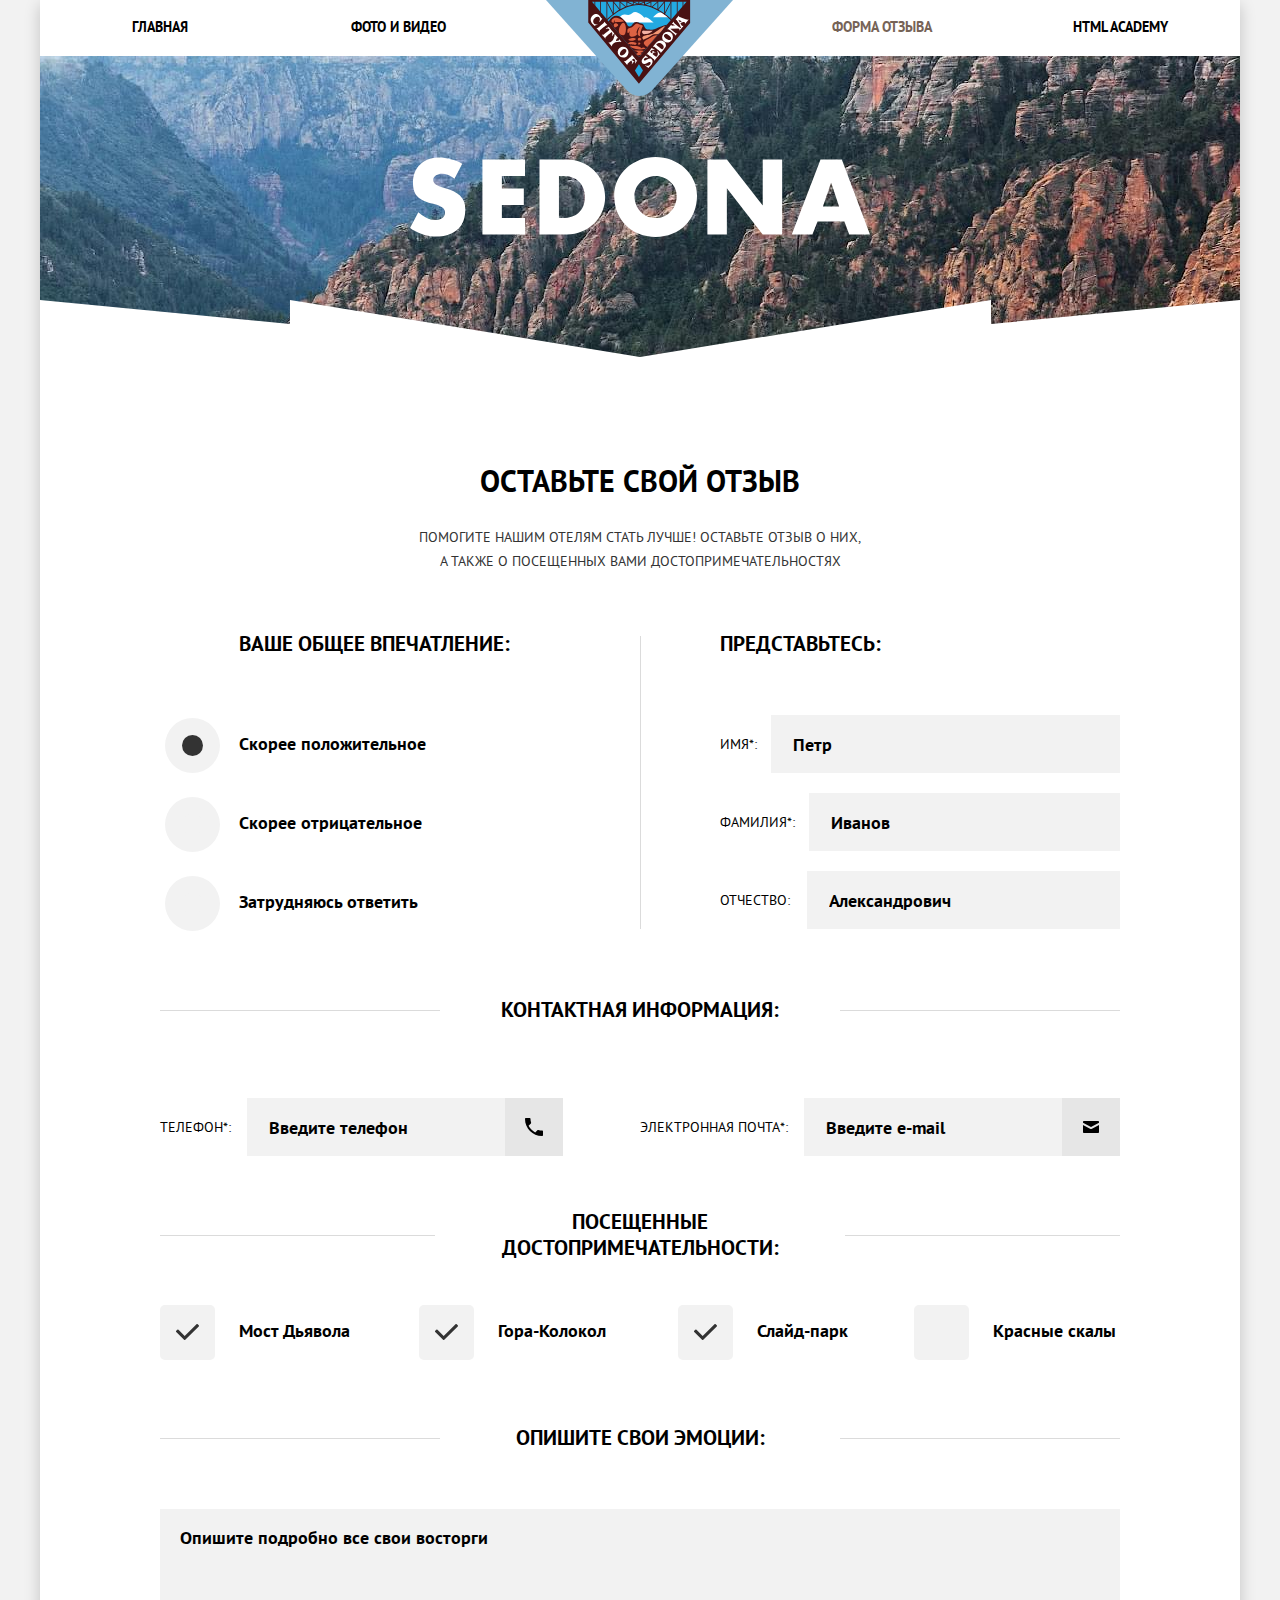
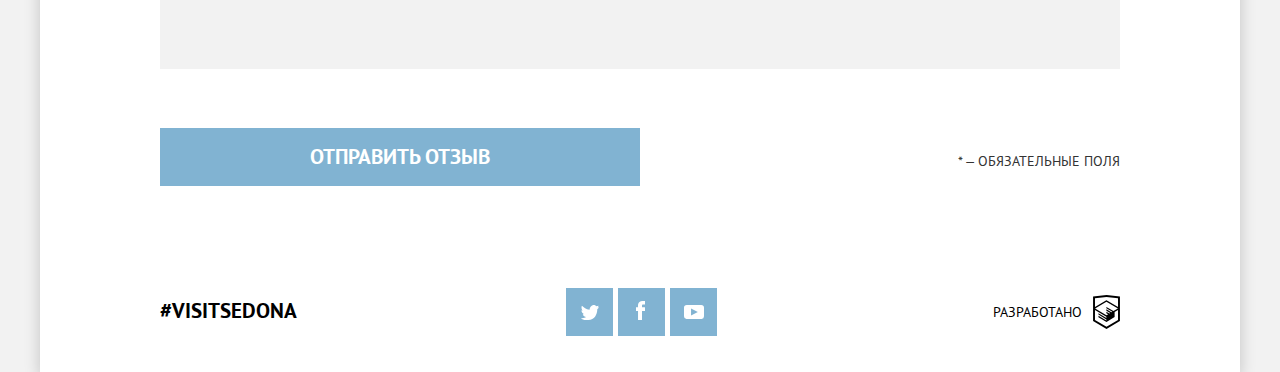
<file: form.html>
<!DOCTYPE html>
<html lang="ru">
  <head>
    <meta charset="utf-8">
    <meta name="viewport" content="width=device-width, initial-scale=1.0">
    <title>HTML Academy: Седона - Форма отзыва</title>
    <link rel="preload" href="fonts/ptsans.woff2" as="font">
    <link rel="preload" href="fonts/ptsansbold.woff2" as="font">
    <link rel="stylesheet" href="css/style.min.css">
    <link rel="apple-touch-icon" sizes="180x180" href="img/favicon/apple-touch-icon.png">
    <link rel="icon" type="image/png" sizes="32x32" href="img/favicon/favicon-32x32.png">
    <link rel="icon" type="image/png" sizes="16x16" href="img/favicon/favicon-16x16.png">
    <link rel="manifest" href="img/favicon/site.webmanifest">
    <link rel="mask-icon" href="img/favicon/safari-pinned-tab.svg" color="#5bbad5">
    <meta name="msapplication-TileColor" content="#da532c">
    <meta name="theme-color" content="#ffffff">
    <script>
      document.createElement("picture");
    </script>
    <script src="js/picturefill.min.js" async=""></script>
  </head>
  <body>
    <div style="display: none">
      <svg xmlns="http://www.w3.org/2000/svg" xmlns:xlink="http://www.w3.org/1999/xlink"><symbol id="icon-like" viewBox="0 0 22 20">
  <g id="Page-1">
    <g id="Core" transform="translate(-295.000000, -464.000000)">
      <g id="thumb-up" transform="translate(295.000000, 464.000000)">
        <path id="Shape" d="M12.383,3.646l-0.637,2.929L11.219,9H13.7h6.2v2c0,0.018,0,0.037,0.001,0.058L17,18H8V8.029 l0.014-0.015L12.383,3.646 M2,10v8V10 M13.2,0L6.6,6.6C6.2,6.9,6,7.4,6,8v10c0,1.1,0.9,2,2,2h9c0.8,0,1.5-0.5,1.8-1.2l3-7.1 C21.9,11.5,21.9,11.2,21.9,11V9H22c0-1.1-0.9-2-2-2h-6.3l1-4.6V2.1c0-0.4-0.2-0.8-0.4-1.1L13.2,0L13.2,0z M4,8H0v12h4V8L4,8z M22,9c0,0.033,0,0.044,0,0.044V9L22,9z"></path>
      </g>
    </g>
  </g>
</symbol><symbol id="icon-video-fullscreen" viewBox="0 0 20 20">
  <g>
    <polygon points="0,0 0,3 0,6 3,6 3,3 6,3 6,0 3,0"></polygon>
    <polygon points="3,14 0,14 0,17 0,20 3,20 6,20 6,17 3,17"></polygon>
    <polygon points="17,0 14,0 14,3 17,3 17,6 20,6 20,3 20,0"></polygon>
    <polygon points="17,17 14,17 14,20 17,20 20,20 20,17 20,14 17,14"></polygon>
  </g>
</symbol><symbol id="icon-video-replay" viewBox="0 0 16 20">
  <path d="M8,4V0L3,5l5,5V6c3.315,0,6,2.686,6,6s-2.685,6-6,6s-6-2.686-6-6H0c0,4.42,3.58,8,8,8s8-3.58,8-8S12.42,4,8,4z"></path>
</symbol><symbol id="icon-video-subtitles" viewBox="0 0 32 20">
  <path d="M29,0H3C1.35,0,0,1.35,0,3v14c0,1.65,1.35,3,3,3h26c1.65,0,3-1.35,3-3V3C32,1.35,30.65,0,29,0z M14.403,15.854c-0.545,0.108-1.104,0.164-1.678,0.164c-0.694,0-1.354-0.107-1.976-0.323c-0.623-0.214-1.172-0.562-1.646-1.041 s-0.852-1.103-1.133-1.868C7.69,12.02,7.551,11.091,7.551,10c0-1.134,0.157-2.085,0.471-2.851c0.315-0.768,0.723-1.384,1.224-1.854  c0.502-0.468,1.062-0.804,1.679-1.008c0.616-0.204,1.233-0.307,1.852-0.307c0.66,0,1.22,0.045,1.678,0.134  c0.457,0.087,0.835,0.192,1.133,0.313L15.14,6.347c-0.254-0.121-0.555-0.209-0.902-0.265C13.891,6.027,13.47,6,12.973,6 c-0.915,0-1.649,0.325-2.206,0.977c-0.558,0.651-0.836,1.663-0.836,3.031c0,0.598,0.067,1.142,0.199,1.632  c0.132,0.493,0.334,0.913,0.603,1.26c0.271,0.349,0.607,0.619,1.01,0.812c0.402,0.193,0.867,0.29,1.396,0.29  c0.496,0,0.915-0.049,1.257-0.148c0.342-0.099,0.639-0.227,0.893-0.38l0.463,1.841C15.398,15.564,14.949,15.745,14.403,15.854z   M23.101,15.854c-0.545,0.108-1.105,0.164-1.678,0.164c-0.694,0-1.354-0.107-1.976-0.323c-0.623-0.214-1.172-0.562-1.646-1.041  s-0.852-1.103-1.133-1.868c-0.281-0.767-0.421-1.695-0.421-2.786c0-1.134,0.157-2.085,0.471-2.851  c0.314-0.768,0.723-1.384,1.223-1.854c0.502-0.468,1.062-0.804,1.68-1.008c0.616-0.204,1.233-0.307,1.851-0.307 c0.661,0,1.221,0.045,1.678,0.134c0.458,0.087,0.836,0.192,1.133,0.313l-0.446,1.918c-0.253-0.121-0.554-0.209-0.901-0.265  C22.588,6.027,22.166,6,21.67,6c-0.915,0-1.649,0.325-2.206,0.977c-0.558,0.651-0.836,1.663-0.836,3.031  c0,0.598,0.067,1.142,0.199,1.632c0.132,0.493,0.334,0.913,0.603,1.26c0.271,0.349,0.606,0.619,1.009,0.812 c0.402,0.193,0.868,0.29,1.396,0.29c0.497,0,0.915-0.049,1.257-0.148c0.342-0.099,0.64-0.227,0.894-0.38l0.463,1.841  C24.096,15.564,23.646,15.745,23.101,15.854z"></path>
</symbol><symbol id="logo-htmlacademy" viewBox="0 0 26.943 34.09">
  <path d="M13.62,0.017L13.472,0L0,1.412v24.661l13.473,8.017l13.43-7.99l0.042-0.025V1.412L13.62,0.017z M25.019,12.127L13.495,5.334 L13.494,5.23l-0.087,0.05l-0.088-0.056v0.109L1.925,12.118V3.147l11.548-1.212l11.547,1.212V12.127z M13.405,6.787L24.923,13.5 l-4.479,2.64l-7.093-4.221l-0.014,1.415l5.904,3.513l-0.86,0.507l-5.03-2.992l-0.014,1.415l3.827,2.275l-0.782,0.523l-3.031-1.787 l-0.014,1.413l1.853,1.091l-1.8,1.081L2.034,13.622L13.405,6.787z M1.925,15.127l11.411,6.791l0.016,1.044L5.41,18.234L5.395,19.65 l7.979,4.795l0.018,1.076l-7.973-4.74l-0.013,1.414l8.021,4.822l0.046,0.025l8.143-4.872l-0.011-5.177l3.415-2.036v10.021 L13.472,31.85L1.925,24.979V15.127z"></path>
</symbol></svg>
    </div>
    <div class="container">
      <header class="page-header">
        <a class="page-header__logo" href="index.html" aria-label="Перейти на главную страницу">
          <picture>
            <source media="(min-width: 1200px)" srcset="img/logo-sedona-desktop.svg">
            <source media="(min-width: 768px)" srcset="img/logo-sedona-tablet.svg">
            <img class="page-header__logo-image" src="img/logo-sedona-mobile.svg" width="102" height="84" alt="Логотип Седоны">
          </picture>
        </a>
        <nav class="page-header__main-nav main-nav main-nav--nojs">
          <button class="main-nav__toggle" type="button">
            <span class="visually-hidden">Открыть меню</span>
          </button>
          <ul class="main-nav__list">
            <li class="main-nav__item">
              <a class="main-nav__link" href="index.html">Главная</a>
            </li>
            <li class="main-nav__item">
              <a class="main-nav__link" href="photo.html">Фото и видео</a>
            </li>
            <li class="main-nav__item main-nav__item--active">
              <a class="main-nav__link">Форма отзыва</a>
            </li>
            <li class="main-nav__item">
              <a class="main-nav__link" href="https://htmlacademy.ru">HTML academy</a>
            </li>
          </ul>
        </nav>
      </header>
      <main class="form-main">
        <h1 class="visually-hidden">Страница с формой отзыва о поездке в Седону</h1>
        <section class="intro intro--inner">
          <h2 class="visually-hidden">Чудесная Седона</h2>
          <img class="intro__image-text intro__image-text--inner" src="img/text-sedona.svg" width="229" height="39" alt="Sedona">
        </section>
        <section class="form-review">
          <h2 class="form-review__title">Оставьте свой отзыв</h2>
          <p class="form-review__subtitle">Помогите нашим отелям стать лучше! Оставьте отзыв о&nbsp;них, а также о посещенных вами достопримечательностях</p>
          <form class="form-review__form form" action="https://echo.htmlacademy.ru/" method="post">
            <div class="form__group form__group--name">
              <h3 class="form__title">Представьтесь:</h3>
              <ul class="form__list">
                <li class="form__item form__item--name">
                  <label class="form__label" for="name-field">ИМЯ*:</label>
                  <input class="form__input form__input--required" type="text" name="user-name" id="name-field" placeholder="Петр">
                </li>
                <li class="form__item form__item--name">
                  <label class="form__label" for="surname-field">ФАМИЛИЯ*:</label>
                  <input class="form__input form__input--required" type="text" name="user-surname" id="surname-field" placeholder="Иванов">
                </li>
                <li class="form__item form__item--name">
                  <label class="form__label form__label--name2" for="name2-field">Отчество:</label>
                  <input class="form__input" type="text" name="user-name2" id="name2-field" placeholder="Александрович">
                </li>
              </ul>
            </div>
            <div class="form__group form__group--contact">
              <h3 class="form__title form__title--decoration">Контактная информация:</h3>
              <ul class="form__list">
                <li class="form__item form__item--contact">
                  <label class="form__label" for="phone-field"><span class="form__label-hidden">Контактный</span> телефон*:</label>
                  <input class="form__input form__input--required" type="tel" name="user-phone" id="phone-field" pattern="\+[0-9]{12}" title="В формате: +************, где *-любая цифра" placeholder="Введите телефон">
                </li>
                <li class="form__item form__item--contact">
                  <label class="form__label" for="email-field">Электронная почта*:</label>
                  <input class="form__input form__input--required" type="email" name="user-email" id="email-field" placeholder="Введите e-mail">
                </li>
              </ul>
            </div>
            <div class="form__group form__group--radio">
              <h3 class="form__title">Ваше общее впечатление:</h3>
              <ul class="form__list">
                <li class="form__item form__item--radio">
                  <input class="form__input form__input--radio visually-hidden" type="radio" name="impression" value="good" id="good-field" checked="">
                  <label class="form__label" for="good-field">Скорее положительное</label>
                </li>
                <li class="form__item form__item--radio">
                  <input class="form__input form__input--radio visually-hidden" type="radio" name="impression" value="bad" id="bad-field">
                  <label class="form__label" for="bad-field">Скорее отрицательное</label>
                </li>
                <li class="form__item form__item--radio">
                  <input class="form__input form__input--radio visually-hidden" type="radio" name="impression" value="neutral" id="neutral-field">
                  <label class="form__label" for="neutral-field">Затрудняюсь ответить</label>
                </li>
              </ul>
            </div>
            <div class="form__group form__group--checkbox">
              <h3 class="form__title form__title--decoration">Посещенные достопримечательности:</h3>
              <ul class="form__list">
                <li class="form__item form__item--checkbox">
                  <input class="form__input form__input--checkbox visually-hidden" type="checkbox" name="devil-bridge" id="bridge-field" checked="">
                  <label class="form__label" for="bridge-field">Мост Дьявола</label>
                </li>
                <li class="form__item form__item--checkbox">
                  <input class="form__input form__input--checkbox visually-hidden" type="checkbox" name="bell-mountain" id="mountain-field" checked="">
                  <label class="form__label" for="mountain-field">Гора-Колокол</label>
                </li>
                <li class="form__item form__item--checkbox">
                  <input class="form__input form__input--checkbox visually-hidden" type="checkbox" name="slide-park" id="park-field" checked="">
                  <label class="form__label" for="park-field">Слайд-парк</label>
                </li>
                <li class="form__item form__item--checkbox">
                  <input class="form__input form__input--checkbox visually-hidden" type="checkbox" name="red-rocks" id="rocks-field">
                  <label class="form__label" for="rocks-field">Красные скалы</label>
                </li>
              </ul>
            </div>
            <div class="form__group form__group--textarea">
              <h3 class="form__title form__title--decoration">Опишите свои эмоции:</h3>
              <textarea class="form__textarea" name="comment" placeholder="Опишите подробно все свои восторги"></textarea>
            </div>
            <button class="form__submit button" type="submit">Отправить отзыв</button>
            <p class="form__info">* – обязательные поля</p>
          </form>
        </section>
      </main>
      <footer class="page-footer">
        <p class="page-footer__hashtag">#visitsedona</p>
        <ul class="page-footer__social social-list">
          <li class="social-list__item">
            <a href="#" class="social-list__link social-list__link--tw">
              <span class="visually-hidden">Мы в Твиттере</span>
            </a>
          </li>
          <li class="social-list__item">
            <a href="#" class="social-list__link social-list__link--fb">
              <span class="visually-hidden">Мы в Фейсбуке</span>
            </a>
          </li>
          <li class="social-list__item">
            <a href="#" class="social-list__link social-list__link--yt">
              <span class="visually-hidden">Мы в Ютубе</span>
            </a>
          </li>
        </ul>
        <div class="page-footer__copyright copyright">
          <p class="copyright__text">Разработано</p>
          <a class="copyright__link" href="https://htmlacademy.ru/intensive/adaptive">
            <span class="visually-hidden">HTML Academy</span>
            <svg class="copyright__logo" width="27" height="34" fill="currentColor">
              <use xlink:href="#logo-htmlacademy"></use>
            </svg>
          </a>
        </div>
      </footer>
      <section class="modal modal--error">
        <h2 class="modal__title">Что-то пошло не так!</h2>
        <p class="modal__description">Проверьте поля, выделенные красным, скорее всего вы забыли их заполнить</p>
        <button class="modal__button button" type="button">OK</button>
      </section>
      <section class="modal modal--success">
        <h2 class="modal__title">Ваш отзыв отправлен!</h2>
        <p class="modal__description">Спасибо за ваше участие, ваш отзыв уже поступил к нам. В&nbsp;ближайшее время мы опубликуем его на сайте.</p>
        <div class="modal__button-wrapper">
          <button class="modal__button button" type="button">Закрыть окно</button>
        </div>
      </section>
    </div>
    <script src="js/toggle-menu.js"></script>
    <script src="js/popup.js"></script>
  </body>
</html>
</file>
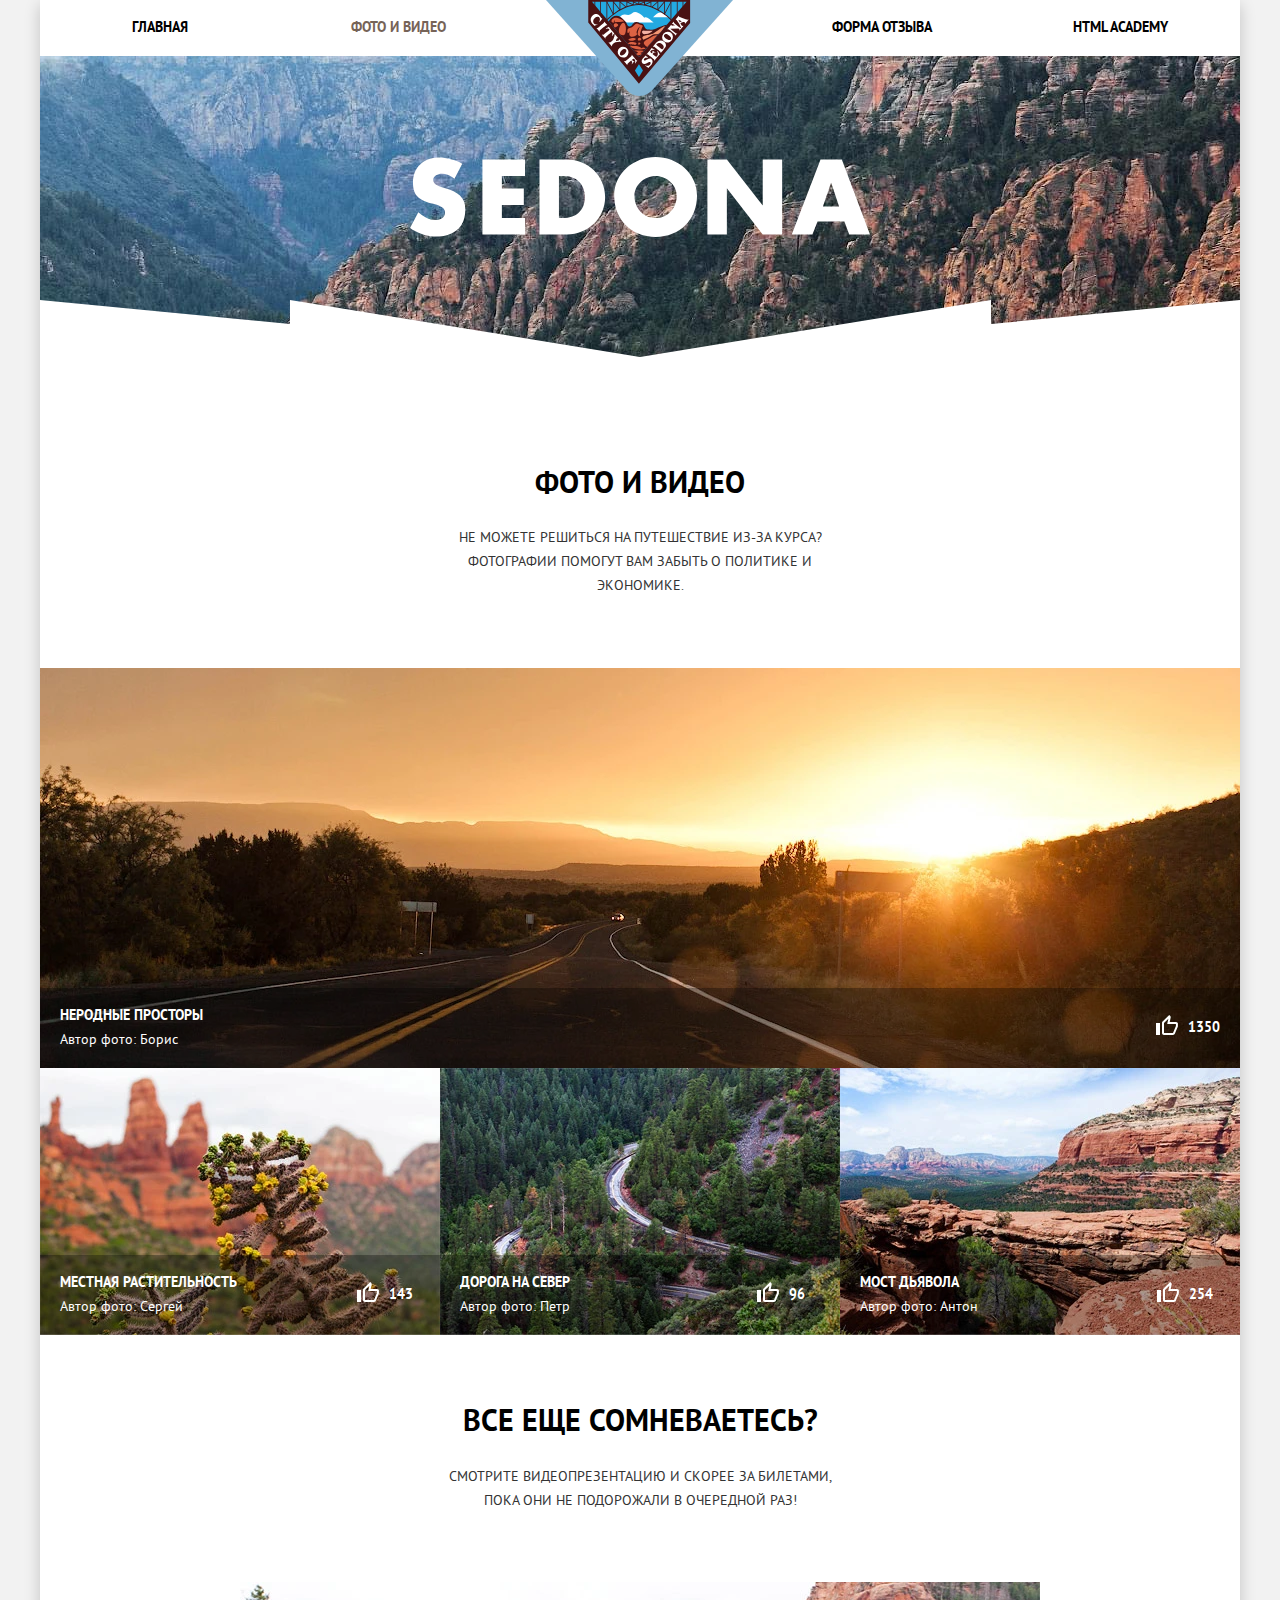
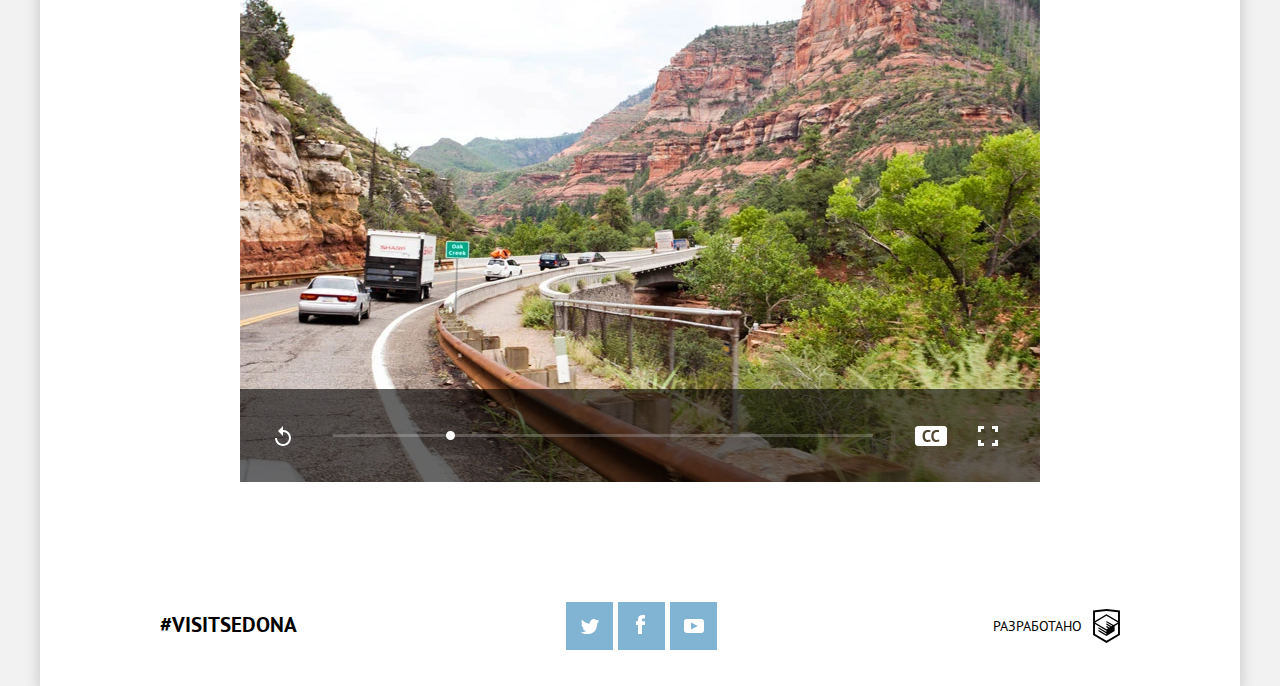
<file: photo.html>
<!DOCTYPE html>
<html lang="ru">
  <head>
    <meta charset="utf-8">
    <meta name="viewport" content="width=device-width, initial-scale=1.0">
    <title>HTML Academy: Седона - Фото и видео</title>
    <link rel="preload" href="fonts/ptsans.woff2" as="font">
    <link rel="preload" href="fonts/ptsansbold.woff2" as="font">
    <link rel="stylesheet" href="css/style.min.css">
    <link rel="apple-touch-icon" sizes="180x180" href="img/favicon/apple-touch-icon.png">
    <link rel="icon" type="image/png" sizes="32x32" href="img/favicon/favicon-32x32.png">
    <link rel="icon" type="image/png" sizes="16x16" href="img/favicon/favicon-16x16.png">
    <link rel="manifest" href="img/favicon/site.webmanifest">
    <link rel="mask-icon" href="img/favicon/safari-pinned-tab.svg" color="#5bbad5">
    <meta name="msapplication-TileColor" content="#da532c">
    <meta name="theme-color" content="#ffffff">
    <script>
      document.createElement("picture");
    </script>
    <script src="js/picturefill.min.js" async=""></script>
  </head>
  <body>
    <div style="display: none">
      <svg xmlns="http://www.w3.org/2000/svg" xmlns:xlink="http://www.w3.org/1999/xlink"><symbol id="icon-like" viewBox="0 0 22 20">
  <g id="Page-1">
    <g id="Core" transform="translate(-295.000000, -464.000000)">
      <g id="thumb-up" transform="translate(295.000000, 464.000000)">
        <path id="Shape" d="M12.383,3.646l-0.637,2.929L11.219,9H13.7h6.2v2c0,0.018,0,0.037,0.001,0.058L17,18H8V8.029 l0.014-0.015L12.383,3.646 M2,10v8V10 M13.2,0L6.6,6.6C6.2,6.9,6,7.4,6,8v10c0,1.1,0.9,2,2,2h9c0.8,0,1.5-0.5,1.8-1.2l3-7.1 C21.9,11.5,21.9,11.2,21.9,11V9H22c0-1.1-0.9-2-2-2h-6.3l1-4.6V2.1c0-0.4-0.2-0.8-0.4-1.1L13.2,0L13.2,0z M4,8H0v12h4V8L4,8z M22,9c0,0.033,0,0.044,0,0.044V9L22,9z"></path>
      </g>
    </g>
  </g>
</symbol><symbol id="icon-video-fullscreen" viewBox="0 0 20 20">
  <g>
    <polygon points="0,0 0,3 0,6 3,6 3,3 6,3 6,0 3,0"></polygon>
    <polygon points="3,14 0,14 0,17 0,20 3,20 6,20 6,17 3,17"></polygon>
    <polygon points="17,0 14,0 14,3 17,3 17,6 20,6 20,3 20,0"></polygon>
    <polygon points="17,17 14,17 14,20 17,20 20,20 20,17 20,14 17,14"></polygon>
  </g>
</symbol><symbol id="icon-video-replay" viewBox="0 0 16 20">
  <path d="M8,4V0L3,5l5,5V6c3.315,0,6,2.686,6,6s-2.685,6-6,6s-6-2.686-6-6H0c0,4.42,3.58,8,8,8s8-3.58,8-8S12.42,4,8,4z"></path>
</symbol><symbol id="icon-video-subtitles" viewBox="0 0 32 20">
  <path d="M29,0H3C1.35,0,0,1.35,0,3v14c0,1.65,1.35,3,3,3h26c1.65,0,3-1.35,3-3V3C32,1.35,30.65,0,29,0z M14.403,15.854c-0.545,0.108-1.104,0.164-1.678,0.164c-0.694,0-1.354-0.107-1.976-0.323c-0.623-0.214-1.172-0.562-1.646-1.041 s-0.852-1.103-1.133-1.868C7.69,12.02,7.551,11.091,7.551,10c0-1.134,0.157-2.085,0.471-2.851c0.315-0.768,0.723-1.384,1.224-1.854  c0.502-0.468,1.062-0.804,1.679-1.008c0.616-0.204,1.233-0.307,1.852-0.307c0.66,0,1.22,0.045,1.678,0.134  c0.457,0.087,0.835,0.192,1.133,0.313L15.14,6.347c-0.254-0.121-0.555-0.209-0.902-0.265C13.891,6.027,13.47,6,12.973,6 c-0.915,0-1.649,0.325-2.206,0.977c-0.558,0.651-0.836,1.663-0.836,3.031c0,0.598,0.067,1.142,0.199,1.632  c0.132,0.493,0.334,0.913,0.603,1.26c0.271,0.349,0.607,0.619,1.01,0.812c0.402,0.193,0.867,0.29,1.396,0.29  c0.496,0,0.915-0.049,1.257-0.148c0.342-0.099,0.639-0.227,0.893-0.38l0.463,1.841C15.398,15.564,14.949,15.745,14.403,15.854z   M23.101,15.854c-0.545,0.108-1.105,0.164-1.678,0.164c-0.694,0-1.354-0.107-1.976-0.323c-0.623-0.214-1.172-0.562-1.646-1.041  s-0.852-1.103-1.133-1.868c-0.281-0.767-0.421-1.695-0.421-2.786c0-1.134,0.157-2.085,0.471-2.851  c0.314-0.768,0.723-1.384,1.223-1.854c0.502-0.468,1.062-0.804,1.68-1.008c0.616-0.204,1.233-0.307,1.851-0.307 c0.661,0,1.221,0.045,1.678,0.134c0.458,0.087,0.836,0.192,1.133,0.313l-0.446,1.918c-0.253-0.121-0.554-0.209-0.901-0.265  C22.588,6.027,22.166,6,21.67,6c-0.915,0-1.649,0.325-2.206,0.977c-0.558,0.651-0.836,1.663-0.836,3.031  c0,0.598,0.067,1.142,0.199,1.632c0.132,0.493,0.334,0.913,0.603,1.26c0.271,0.349,0.606,0.619,1.009,0.812 c0.402,0.193,0.868,0.29,1.396,0.29c0.497,0,0.915-0.049,1.257-0.148c0.342-0.099,0.64-0.227,0.894-0.38l0.463,1.841  C24.096,15.564,23.646,15.745,23.101,15.854z"></path>
</symbol><symbol id="logo-htmlacademy" viewBox="0 0 26.943 34.09">
  <path d="M13.62,0.017L13.472,0L0,1.412v24.661l13.473,8.017l13.43-7.99l0.042-0.025V1.412L13.62,0.017z M25.019,12.127L13.495,5.334 L13.494,5.23l-0.087,0.05l-0.088-0.056v0.109L1.925,12.118V3.147l11.548-1.212l11.547,1.212V12.127z M13.405,6.787L24.923,13.5 l-4.479,2.64l-7.093-4.221l-0.014,1.415l5.904,3.513l-0.86,0.507l-5.03-2.992l-0.014,1.415l3.827,2.275l-0.782,0.523l-3.031-1.787 l-0.014,1.413l1.853,1.091l-1.8,1.081L2.034,13.622L13.405,6.787z M1.925,15.127l11.411,6.791l0.016,1.044L5.41,18.234L5.395,19.65 l7.979,4.795l0.018,1.076l-7.973-4.74l-0.013,1.414l8.021,4.822l0.046,0.025l8.143-4.872l-0.011-5.177l3.415-2.036v10.021 L13.472,31.85L1.925,24.979V15.127z"></path>
</symbol></svg>
    </div>
    <div class="container">
      <header class="page-header">
        <a class="page-header__logo" href="index.html" aria-label="Перейти на главную страницу">
          <picture>
            <source media="(min-width: 1200px)" srcset="img/logo-sedona-desktop.svg">
            <source media="(min-width: 768px)" srcset="img/logo-sedona-tablet.svg">
            <img class="page-header__logo-image" src="img/logo-sedona-mobile.svg" width="102" height="84" alt="Логотип Седоны">
          </picture>
        </a>
        <nav class="page-header__main-nav main-nav main-nav--nojs">
          <button class="main-nav__toggle" type="button">
            <span class="visually-hidden">Открыть меню</span>
          </button>
          <ul class="main-nav__list">
            <li class="main-nav__item">
              <a class="main-nav__link" href="index.html">Главная</a>
            </li>
            <li class="main-nav__item main-nav__item--active">
              <a class="main-nav__link">Фото и видео</a>
            </li>
            <li class="main-nav__item">
              <a class="main-nav__link" href="form.html">Форма отзыва</a>
            </li>
            <li class="main-nav__item">
              <a class="main-nav__link" href="https://htmlacademy.ru">HTML academy</a>
            </li>
          </ul>
        </nav>
      </header>
      <main class="gallery-main">
        <h1 class="visually-hidden">Фото- и видеогалерея достопримечательностей Седоны</h1>
        <section class="intro intro--inner">
          <h2 class="visually-hidden">Чудесная Седона</h2>
          <img class="intro__image-text intro__image-text--inner" src="img/text-sedona.svg" width="229" height="39" alt="Sedona">
        </section>
        <section class="gallery">
          <h2 class="gallery__title">Фото и видео</h2>
          <p class="gallery__subtitle">Не можете решиться на путешествие из-за курса? Фотографии помогут вам забыть о политике и экономике.</p>
          <ul class="gallery__list">
            <li class="gallery__item">
              <article class="gallery__photo photo photo--big">
                <a class="photo__link" href="sunset.html" aria-label="Открыть полноразмерное фото">
                  <picture>
                    <source type="image/webp" media="(min-width: 1200px)" srcset="img/photo-sunset-desktop@1x.webp 1x, img/photo-sunset-desktop@2x.webp 2x">
                    <source type="image/webp" media="(min-width: 768px)" srcset="img/photo-sunset-tablet@1x.webp 1x, img/photo-sunset-tablet@2x.webp 2x">
                    <source type="image/webp" srcset="img/photo-sunset-mobile@1x.webp 1x, img/photo-sunset-mobile@2x.webp 2x">
                    <source media="(min-width: 1200px)" srcset="img/photo-sunset-desktop@1x.jpg 1x, img/photo-sunset-desktop@2x.jpg 2x">
                    <source media="(min-width: 768px)" srcset="img/photo-sunset-tablet@1x.jpg 1x, img/photo-sunset-tablet@2x.jpg 2x">
                    <img class="photo__image photo__image--big" src="img/photo-sunset-mobile@1x.jpg" srcset="img/photo-sunset-mobile@1x.jpg 1x, img/photo-sunset-mobile@2x.jpg 2x" width="280" height="280" alt="Неродные просторы">
                  </picture>
                </a>
                <div class="photo__info-wrapper">
                  <div class="photo__name-wrapper photo__name-wrapper--big">
                    <h3 class="photo__title">Неродные просторы</h3>
                    <p class="photo__author">Автор фото: Борис</p>
                  </div>
                  <div class="photo__likes-wrapper photo__likes-wrapper--big">
                    <button class="photo__likes-button" type="button" aria-label="Поставить лайк">
                      <svg width="22" height="20" fill="currentColor">
                        <use xlink:href="#icon-like"></use>
                      </svg>
                    </button>
                    <span class="photo__likes-number">1350</span>
                  </div>
                </div>
              </article>
            </li>
            <li class="gallery__item">
              <article class="gallery__photo photo">
                <a class="photo__link" href="cactus.html" aria-label="Открыть полноразмерное фото">
                  <picture>
                    <source type="image/webp" media="(min-width: 1200px)" srcset="img/photo-cactus-desktop@1x.webp 1x, img/photo-cactus-desktop@2x.webp 2x">
                    <source type="image/webp" media="(min-width: 768px)" srcset="img/photo-cactus-tablet@1x.webp 1x, img/photo-cactus-tablet@2x.webp 2x">
                    <source type="image/webp" srcset="img/photo-cactus-mobile@1x.webp 1x, img/photo-cactus-mobile@2x.webp 2x">
                    <source media="(min-width: 1200px)" srcset="img/photo-cactus-desktop@1x.jpg 1x, img/photo-cactus-desktop@2x.jpg 2x">
                    <source media="(min-width: 768px)" srcset="img/photo-cactus-tablet@1x.jpg 1x, img/photo-cactus-tablet@2x.jpg 2x">
                    <img class="photo__image" src="img/photo-cactus-mobile@1x.jpg" srcset="img/photo-cactus-mobile@1x.jpg 1x, img/photo-cactus-mobile@2x.jpg 2x" width="280" height="280" alt="Местная растительность">
                  </picture>
                </a>
                <div class="photo__info-wrapper">
                  <div class="photo__name-wrapper">
                    <h3 class="photo__title">Местная растительность</h3>
                    <p class="photo__author">Автор фото: Сергей</p>
                  </div>
                  <div class="photo__likes-wrapper">
                    <button class="photo__likes-button" type="button" aria-label="Поставить лайк">
                      <svg width="22" height="20" fill="currentColor">
                        <use xlink:href="#icon-like"></use>
                      </svg>
                    </button>
                    <span class="photo__likes-number">143</span>
                  </div>
                </div>
              </article>
            </li>
            <li class="gallery__item">
              <article class="gallery__photo photo">
                <a class="photo__link" href="roads.html" aria-label="Открыть полноразмерное фото">
                  <picture>
                    <source type="image/webp" media="(min-width: 1200px)" srcset="img/photo-roads-desktop@1x.webp 1x, img/photo-roads-desktop@2x.webp 2x">
                    <source type="image/webp" media="(min-width: 768px)" srcset="img/photo-roads-tablet@1x.webp 1x, img/photo-roads-tablet@2x.webp 2x">
                    <source type="image/webp" srcset="img/photo-roads-mobile@1x.webp 1x, img/photo-roads-mobile@2x.webp 2x">
                    <source media="(min-width: 1200px)" srcset="img/photo-roads-desktop@1x.jpg 1x, img/photo-roads-desktop@2x.jpg 2x">
                    <source media="(min-width: 768px)" srcset="img/photo-roads-tablet@1x.jpg 1x, img/photo-roads-tablet@2x.jpg 2x">
                    <img class="photo__image" src="img/photo-roads-mobile@1x.jpg" srcset="img/photo-roads-mobile@1x.jpg 1x, img/photo-roads-mobile@2x.jpg 2x" width="280" height="280" alt="Дорога на север">
                  </picture>
                </a>
                <div class="photo__info-wrapper">
                  <div class="photo__name-wrapper">
                    <h3 class="photo__title">Дорога на север</h3>
                    <p class="photo__author">Автор фото: Петр</p>
                  </div>
                  <div class="photo__likes-wrapper">
                    <button class="photo__likes-button" type="button" aria-label="Поставить лайк">
                      <svg width="22" height="20" fill="currentColor">
                        <use xlink:href="#icon-like"></use>
                      </svg>
                    </button>
                    <span class="photo__likes-number">96</span>
                  </div>
                </div>
              </article>
            </li>
            <li class="gallery__item">
              <article class="gallery__photo photo">
                <a class="photo__link" href="bridge.html" aria-label="Открыть полноразмерное фото">
                  <picture>
                    <source type="image/webp" media="(min-width: 1200px)" srcset="img/photo-bridge-desktop@1x.webp 1x, img/photo-bridge-desktop@2x.webp 2x">
                    <source type="image/webp" media="(min-width: 768px)" srcset="img/photo-bridge-tablet@1x.webp 1x, img/photo-bridge-tablet@2x.webp 2x">
                    <source type="image/webp" srcset="img/photo-bridge-mobile@1x.webp 1x, img/photo-bridge-mobile@2x.webp 2x">
                    <source media="(min-width: 1200px)" srcset="img/photo-bridge-desktop@1x.jpg 1x, img/photo-bridge-desktop@2x.jpg 2x">
                    <source media="(min-width: 768px)" srcset="img/photo-bridge-tablet@1x.jpg 1x, img/photo-bridge-tablet@2x.jpg 2x">
                    <img class="photo__image" src="img/photo-bridge-mobile@1x.jpg" srcset="img/photo-bridge-mobile@1x.jpg 1x, img/photo-bridge-mobile@2x.jpg 2x" width="280" height="280" alt="Мост дьявола">
                  </picture>
                </a>
                <div class="photo__info-wrapper">
                  <div class="photo__name-wrapper">
                    <h3 class="photo__title">Мост дьявола</h3>
                    <p class="photo__author">Автор фото: Антон</p>
                  </div>
                  <div class="photo__likes-wrapper">
                    <button class="photo__likes-button" type="button" aria-label="Поставить лайк">
                      <svg width="22" height="20" fill="currentColor">
                        <use xlink:href="#icon-like"></use>
                      </svg>
                    </button>
                    <span class="photo__likes-number">254</span>
                  </div>
                </div>
              </article>
            </li>
          </ul>
        </section>
        <section class="video">
          <h2 class="visually-hidden">Видеопрезентация Седоны</h2>
          <p class="video__title">Все еще сомневаетесь?</p>
          <p class="video__subtitle">Смотрите видеопрезентацию и скорее за билетами, пока они не подорожали в очередной раз!</p>
          <picture>
            <source type="image/webp" media="(min-width: 1200px)" srcset="img/video-desktop@1x.webp 1x, img/video-desktop@2x.webp 2x">
            <source type="image/webp" media="(min-width: 768px)" srcset="img/video-tablet@1x.webp 1x, img/video-tablet@2x.webp 2x">
            <source type="image/webp" srcset="img/video-mobile@1x.webp 1x, img/video-mobile@2x.webp 2x">
            <source media="(min-width: 1200px)" srcset="img/video-desktop@1x.jpg 1x, img/video-desktop@2x.jpg 2x">
            <source media="(min-width: 768px)" srcset="img/video-tablet@1x.jpg 1x, img/video-tablet@2x.jpg 2x">
            <img class="video__item" src="img/video-mobile@1x.jpg" srcset="img/video-mobile@1x.jpg 1x, img/video-mobile@2x.jpg 2x" width="320" height="201" alt="Видеопрезентация Седоны">
          </picture>
          <div class="video__controls">
            <button class="video__button video__button--replay" type="button" aria-label="Просмотреть видео еще раз">
              <svg class="video__icon video__icon--replay" width="16" height="20" fill="currentColor">
                <use xlink:href="#icon-video-replay"></use>
              </svg>
            </button>
            <div class="video__progress">
              <div class="video__progress-track">
                <button class="video__progress-control" type="button">
                  <span class="visually-hidden">Перемотать видео</span>
                </button>
              </div>
            </div>
            <button class="video__button video__button--subtitles" type="button" aria-label="Показать субтитры">
              <svg class="video__icon video__icon--subtitles" width="32" height="20" fill="currentColor">
                <use xlink:href="#icon-video-subtitles"></use>
              </svg>
            </button>
            <button class="video__button video__button--fullscreen" type="button" aria-label="Развернуть видео во весь экран">
              <svg class="video__icon video__icon--fullscreen" width="20" height="20" fill="currentColor">
                <use xlink:href="#icon-video-fullscreen"></use>
              </svg>
            </button>
          </div>
        </section>
      </main>
      <footer class="page-footer">
        <p class="page-footer__hashtag">#visitsedona</p>
        <ul class="page-footer__social social-list">
          <li class="social-list__item">
            <a href="#" class="social-list__link social-list__link--tw">
              <span class="visually-hidden">Мы в Твиттере</span>
            </a>
          </li>
          <li class="social-list__item">
            <a href="#" class="social-list__link social-list__link--fb">
              <span class="visually-hidden">Мы в Фейсбуке</span>
            </a>
          </li>
          <li class="social-list__item">
            <a href="#" class="social-list__link social-list__link--yt">
              <span class="visually-hidden">Мы в Ютубе</span>
            </a>
          </li>
        </ul>
        <div class="page-footer__copyright copyright">
          <p class="copyright__text">Разработано</p>
          <a class="copyright__link" href="https://htmlacademy.ru/intensive/adaptive">
            <span class="visually-hidden">HTML Academy</span>
            <svg class="copyright__logo" width="27" height="34" fill="currentColor">
              <use xlink:href="#logo-htmlacademy"></use>
            </svg>
          </a>
        </div>
      </footer>
    </div>
    <script src="js/toggle-menu.js"></script>
    <script src="js/likes.js"></script>
  </body>
</html>
</file>
<file: css/style.min.css>
@font-face{font-family:"PT Sans";font-weight:400;font-style:normal;font-display:swap;src:url(../fonts/ptsans.woff2) format("woff2"),url(../fonts/ptsans.woff) format("woff")}@font-face{font-family:"PT Sans";font-weight:700;font-style:normal;font-display:swap;src:url(../fonts/ptsansbold.woff2) format("woff2"),url(../fonts/ptsansbold.woff) format("woff")}
/*! normalize.css v8.0.1 | MIT License | github.com/necolas/normalize.css */
html{line-height:1.15;-webkit-box-sizing:border-box;box-sizing:border-box}body{min-width:320px;margin:0;padding:0;font-family:"PT Sans","Arial",sans-serif;font-weight:400;font-size:14px;line-height:21px;text-transform:uppercase;color:#000;background-color:#f2f2f2}details,main{display:block}h1{font-size:2em;margin:.67em 0}hr{-webkit-box-sizing:content-box;box-sizing:content-box;height:0;overflow:visible}code,kbd,pre,samp{font-family:monospace;font-size:1em}a{background-color:transparent;text-decoration:none}abbr[title]{border-bottom:none;text-decoration:underline}b,strong{font-weight:bolder}small{font-size:80%}sub,sup{font-size:75%;line-height:0;position:relative;vertical-align:baseline}sub{bottom:-.25em}sup{top:-.5em}img{border-style:none;max-width:100%}button,input,optgroup,select,textarea{font-family:inherit;font-size:100%;line-height:1.15;margin:0}button,input{overflow:visible}button,select{text-transform:none}[type=button]::-moz-focus-inner,[type=reset]::-moz-focus-inner,[type=submit]::-moz-focus-inner,button::-moz-focus-inner{border-style:none;padding:0}[type=button]:-moz-focusring,[type=reset]:-moz-focusring,[type=submit]:-moz-focusring,button:-moz-focusring{outline:1px dotted ButtonText}fieldset{padding:.35em .75em .625em}legend{color:inherit;display:table;max-width:100%;white-space:normal}progress{vertical-align:baseline}textarea{overflow:auto}[type=checkbox],[type=radio],legend{-webkit-box-sizing:border-box;box-sizing:border-box;padding:0}[type=number]::-webkit-inner-spin-button,[type=number]::-webkit-outer-spin-button{height:auto}[type=search]{outline-offset:-2px}::-webkit-file-upload-button{font:inherit}summary{display:list-item}.more-advantages__description br,[hidden],template{display:none}*,::after,::before{-webkit-box-sizing:inherit;box-sizing:inherit}.visually-hidden:not(:focus):not(:active),input[type=checkbox].visually-hidden,input[type=radio].visually-hidden{position:absolute;width:1px;height:1px;margin:-1px;border:0;padding:0;white-space:nowrap;-webkit-clip-path:inset(100%);clip-path:inset(100%);clip:rect(0 0 0 0);overflow:hidden}.button{display:block;min-height:58px;margin:0 20px;padding:16px 5px;border:0;background-color:#81b3d2;color:#fff;font-weight:700;font-size:21px;line-height:26px;text-transform:uppercase;cursor:pointer}.button:focus,.button:hover,.main-nav__link[href]:focus,.main-nav__link[href]:hover{background-color:#669ec0}.button:active,.main-nav__link[href]:active{background-color:#5496bd;color:rgba(255,255,255,.3)}.button:disabled{background-color:#e5e5e5;cursor:default}.container{min-width:320px;max-width:380px;margin:0 auto;background-color:#fff;-webkit-box-shadow:0 5px 15px 0 rgba(0,1,1,.2);box-shadow:0 5px 15px 0 rgba(0,1,1,.2)}@media (min-width:768px){.container{min-width:768px;max-width:768px}}@media (min-width:1200px){.container{min-width:1200px;max-width:1200px}}.page-header{position:relative;display:-webkit-box;display:-ms-flexbox;display:flex;-webkit-box-orient:vertical;-webkit-box-direction:normal;-ms-flex-direction:column;flex-direction:column;text-align:center;padding-bottom:56px}.page-header__logo{position:absolute;top:calc(100% - 56px);left:calc(50% - 51px);z-index:1}@media (min-width:768px){.page-header{-webkit-box-orient:horizontal;-webkit-box-direction:normal;-ms-flex-direction:row;flex-direction:row;padding-bottom:0}.page-header__logo{top:0}}@media (min-width:1200px){.page-header__logo{left:calc(50% - 94px)}.page-header__logo-image{width:187px;height:96px}}.main-nav{text-align:center;font-weight:700;font-size:18px;line-height:40px;background-color:#81b3d2}.main-nav__toggle{position:absolute;top:4px;right:8px;display:block;width:46px;height:46px;border:0;background-color:transparent;background-image:url(../img/icon-cross.svg);background-repeat:no-repeat;background-position:center;cursor:pointer}.main-nav--closed .main-nav__toggle{background-image:url(../img/icon-menu.svg)}.main-nav__list{list-style:none;margin:0;padding:0}.main-nav__item:not(:first-child),.main-nav__item:not(:last-child){-webkit-box-shadow:0 1px 0 0 rgba(1,1,1,.2),inset 0 -1px 0 0 rgba(255,255,255,.2);box-shadow:0 1px 0 0 rgba(1,1,1,.2),inset 0 -1px 0 0 rgba(255,255,255,.2)}.main-nav__item:first-child{-webkit-box-shadow:0 1px 0 0 rgba(1,1,1,.2);box-shadow:0 1px 0 0 rgba(1,1,1,.2)}.main-nav__item:last-child{-webkit-box-shadow:inset 0 -1px 0 0 rgba(255,255,255,.2),inset 0 -3px 3px 0 rgba(0,0,0,.2);box-shadow:inset 0 -1px 0 0 rgba(255,255,255,.2),inset 0 -3px 3px 0 rgba(0,0,0,.2)}.main-nav__item--active{cursor:default}.main-nav__link{display:block;padding-top:8px;padding-bottom:8px;color:#fff}@media (max-width:767px){.main-nav--closed .main-nav__item,.main-nav--nojs .main-nav__toggle{display:none}.main-nav--nojs .main-nav__item{display:block}}@media (min-width:768px){.main-nav{font-size:14px;line-height:26px;background-color:#fff}.main-nav__toggle{display:none}.main-nav__list{display:-webkit-box;display:-ms-flexbox;display:flex;-ms-flex-wrap:wrap;flex-wrap:wrap;min-height:56px}.main-nav__item{width:153px}.main-nav__item:nth-child(n){-webkit-box-shadow:none;box-shadow:none}.main-nav__item:nth-child(4n+3){margin-left:156px}.main-nav__link{padding:14px 5px;color:#000}.main-nav__link[href]:focus,.main-nav__link[href]:hover{color:#81b3d2;background-color:#fff}.main-nav__link[href]:active{color:rgba(0,0,0,.3);background-color:#fff}.main-nav__item--active .main-nav__link{color:#766357}.main-nav__item--active:hover .main-nav__link{color:#604e43}.main-nav__item--active:active .main-nav__link{color:rgba(118,99,87,.3)}}@media (min-width:1200px){.main-nav__item{width:239px}.main-nav__item:nth-child(4n+3){margin-left:244px}}.intro{position:relative;min-height:389px;padding:89px 20px 80px;text-align:center;background-color:#acd5ee;background-image:url(../img/ignored-webp/bg-back-mobile@1x.jpg);background-position:bottom;background-repeat:no-repeat;background-size:cover}@media (-webkit-min-device-pixel-ratio:1.5),(min-resolution:144dpi),(min-resolution:1.5dppx){.intro{background-image:url(../img/ignored-webp/bg-back-mobile@2x.jpg)}}.intro::after{content:"";position:absolute;bottom:-1px;right:calc(50% - 160px);width:320px;height:27px;background-image:url(../img/bg-intro-triangle-mobile.svg);background-size:100%}.intro--inner{min-height:157px;padding:52px 46px;background-color:#a08780;background-size:auto}@media (min-width:768px){.intro{min-height:517px;padding:77px 40px;background-image:url(../img/ignored-webp/bg-back-tablet@1x.jpg)}}@media (min-width:768px) and (-webkit-min-device-pixel-ratio:1.5),(min-width:768px) and (min-resolution:144dpi),(min-width:768px) and (min-resolution:1.5dppx){.intro{background-image:url(../img/ignored-webp/bg-back-tablet@2x.jpg)}}@media (min-width:768px){.intro::after{right:calc(50% - 384px);width:768px;height:58px;background-image:url(../img/bg-intro-triangle-tablet.svg);background-size:100%}.intro--inner{min-height:289px;padding:94px 40px}.intro__image-text{width:460px;height:350px}.intro__image-text--inner{height:80px}}@media (min-width:1200px){.intro{min-height:518px;padding:78px 40px;background-image:url(../img/ignored-webp/bg-back-desktop@1x.jpg)}}@media (min-width:1200px) and (-webkit-min-device-pixel-ratio:1.5),(min-width:1200px) and (min-resolution:144dpi),(min-width:1200px) and (min-resolution:1.5dppx){.intro{background-image:url(../img/ignored-webp/bg-back-desktop@2x.jpg)}}@media (min-width:1200px){.intro::after{bottom:0;right:calc(50% - 600px);width:1200px;height:57px;background-image:url(../img/bg-intro-triangle-desktop.svg)}.intro--inner{min-height:301px;padding:101px 40px}}.advantages{padding-top:40px;text-align:center}.advantages__head,.advantages__subhead{padding-left:32px;padding-right:32px;line-height:26px}.advantages__head{margin:0;color:#000;font-weight:700;font-size:18px}.advantages__subhead{margin-top:28px;margin-bottom:4px;color:#333}.advantages__list{list-style:none;margin:0;padding:0;display:-webkit-box;display:-ms-flexbox;display:flex;-webkit-box-orient:vertical;-webkit-box-direction:normal;-ms-flex-direction:column;flex-direction:column}.advantages__title{margin:0 0 10px;font-weight:700;font-size:18px;line-height:26px;word-wrap:break-word}.advantages__description{margin:15px 0 0;padding:0 27px}.advantages__item--illustrated{color:#fff;background-color:#81b3d2}.advantages__text-block{padding-top:40px;padding-bottom:41px}.advantages__item--illustrated:nth-child(2) .advantages__text-block{padding-top:39px;padding-bottom:39px}.advantages__image{display:block;width:320px;height:260px;margin:0 auto;-o-object-fit:cover;object-fit:cover}.advantages__item:first-child{-webkit-box-ordinal-group:0;-ms-flex-order:-1;order:-1;position:relative;padding-top:37px}.advantages__item:first-child::before{content:"";position:absolute;top:0;right:calc(50% - 160px);background-image:url(../img/bg-triangle.svg);background-size:100%;width:320px;height:37px}.advantages__item--grey{position:relative;min-height:168px;padding:27px 0;background-color:#eee}.advantages__item--grey:not(:nth-last-child(2))::after{content:"";position:absolute;bottom:0;right:calc(50% - 140px);width:280px;height:1px;background-color:rgba(0,0,0,.1)}.advantages__item--grey .advantages__description,.advantages__item--grey .advantages__number{color:#333}.advantages__item--grey .advantages__description{margin-bottom:0;padding:0 32px}@media (min-width:768px){.advantages{padding-top:50px}.advantages__head{margin:0;padding:0 139px;font-size:21px}.advantages__subhead{margin-top:30px;margin-bottom:50px;padding:0 40px}.advantages__list{-webkit-box-orient:horizontal;-webkit-box-direction:normal;-ms-flex-direction:row;flex-direction:row;-ms-flex-wrap:wrap;flex-wrap:wrap}.advantages__item:first-child{padding:0}.advantages__item--illustrated{display:-webkit-box;display:-ms-flexbox;display:flex;width:100%}.advantages__text-block{width:256px;padding-top:45px;padding-bottom:43px}.advantages__image{width:512px;height:256px}.advantages__title{font-size:21px;padding:0 50px}.advantages__description{margin-top:22px;padding:0 46px}.advantages__item:first-child::before{display:none}.advantages__item--illustrated:nth-child(2){-webkit-box-orient:horizontal;-webkit-box-direction:reverse;-ms-flex-direction:row-reverse;flex-direction:row-reverse}.advantages__item--illustrated:nth-child(2) .advantages__text-block{padding-top:44px}.advantages__item--grey{width:256px;padding-top:44px;padding-bottom:45px}.advantages__item--grey::after{display:none}.advantages__item--grey .advantages__description{padding:0 48px}.advantages__item--grey .advantages__description--narrow{padding:0 55px}}@media (min-width:1200px){.advantages{padding-top:49px}.advantages__head{padding:0 355px}.advantages__subhead{padding:0 40px}.advantages__text-block{width:400px;padding-top:51px}.advantages__image{width:800px;height:256px}.advantages__image--poly{font-family:"object-fit: cover"}.advantages__title{padding:0 122px}.advantages__description{padding:0 55px}.advantages__item--illustrated:nth-child(2) .advantages__text-block{padding-top:52px}.advantages__item--illustrated:nth-child(2) .advantages__description{padding:0 85px}.advantages__image-block{width:800px}.advantages__item--grey{width:400px;padding-bottom:66px}.advantages__item--grey .advantages__description--narrow{padding:0 63px}}.more-advantages{-webkit-box-ordinal-group:0;-ms-flex-order:-1;order:-1;text-align:left;padding-top:35px;padding-bottom:9px}.more-advantages__list{list-style:none;margin:0;padding:0;display:-webkit-box;display:-ms-flexbox;display:flex;-webkit-box-orient:vertical;-webkit-box-direction:normal;-ms-flex-direction:column;flex-direction:column}.more-advantages__item{padding:0 40px 0 70px}.more-advantages__title{position:relative;margin:0;padding:0;color:#000;font-weight:700;font-size:18px;line-height:26px}.more-advantages__title::before{content:"";position:absolute}.more-advantages__description{margin:14px 0 29px;padding:0;color:#333}.more-advantages__item--house .more-advantages__title::before{top:-9px;left:-47px;width:37px;height:36px;background-image:url(../img/icon-house.svg);background-size:contain;background-repeat:no-repeat}.more-advantages__item--gift .more-advantages__title::before{top:-11px;left:-44px;width:32px;height:38px;background-image:url(../img/icon-gift.svg);background-size:contain;background-repeat:no-repeat}.more-advantages__item--food .more-advantages__title::before{top:-5px;left:-51px;width:40px;height:35px;background-image:url(../img/icon-burger.svg);background-size:contain;background-repeat:no-repeat}@media (min-width:768px){.more-advantages{text-align:center;padding-bottom:33px}.more-advantages__list{-webkit-box-orient:horizontal;-webkit-box-direction:normal;-ms-flex-direction:row;flex-direction:row;-ms-flex-wrap:wrap;flex-wrap:wrap;width:768px}.more-advantages__item{width:256px;padding:123px 0 0}.more-advantages__title{margin:0;padding:0 10px;font-size:21px}.more-advantages__item--house .more-advantages__title::before{top:-98px;left:91px;width:75px;height:72px}.more-advantages__item--gift .more-advantages__description,.more-advantages__item--house .more-advantages__description{padding:0 45px}.more-advantages__item--gift{-webkit-box-ordinal-group:2;-ms-flex-order:1;order:1}.more-advantages__item--gift .more-advantages__title::before{top:-101px;left:96px;width:64px;height:75px}.more-advantages__item--food .more-advantages__title::before{top:-95px;left:90px;width:77px;height:68px}.more-advantages__item--food .more-advantages__description{padding:0 50px}.more-advantages__description{margin-top:22px;margin-bottom:29px}}@media (min-width:1200px){.more-advantages__list{width:1200px}.more-advantages__item{width:400px}.more-advantages__item--house .more-advantages__title::before{left:162px}.more-advantages__item--house .more-advantages__description{padding:0 50px}.more-advantages__item--gift .more-advantages__title::before{left:167px}.more-advantages__item--gift br{display:inline}.more-advantages__item--food .more-advantages__title::before{left:162px}.more-advantages__description{margin-bottom:50px}}.appointment{text-align:center;padding-top:26px;padding-bottom:49px}.appointment__title{margin:0;padding:0 10px;font-weight:700;font-size:21px;line-height:26px}.appointment__subtitle{margin:20px 0 0;padding:0 29px;line-height:24px;color:#333}.appointment__subtitle br{display:none}.appointment__link{margin-left:20px;margin-right:20px;margin-top:35px}.appointment__link:not([href]){background-color:#e5e5e5;cursor:default}@media (min-width:768px){.appointment{padding-top:56px;padding-bottom:58px}.appointment__title{padding:0 20px;font-size:30px}.appointment__subtitle{margin-top:32px;padding:0 165px}.appointment__subtitle br{display:inline}.appointment__link{margin-left:155px;margin-right:155px;margin-top:41px}}@media (min-width:1200px){.appointment{padding-bottom:66px}.appointment__subtitle{margin-top:31px;padding:0 50px}.appointment__link{margin-left:371px;margin-right:371px;margin-top:47px}}.map{position:relative;display:-webkit-box;display:-ms-flexbox;display:flex;-webkit-box-orient:vertical;-webkit-box-direction:normal;-ms-flex-direction:column;flex-direction:column;min-height:350px;margin:0 0 10px}.map::before{content:"";position:absolute;top:calc(50% - 14px);left:calc(50% - 14px);z-index:2;width:27px;height:27px;background-image:url(../img/icon-map-marker.svg)}.map__image{position:absolute;top:0;left:0;width:320px;height:350px;z-index:1}.map__api{position:relative;z-index:3;width:100%;height:350px;border:0;text-transform:initial}@media (min-width:768px){.map{margin-bottom:0}.map__image{width:768px;height:350px}}@media (min-width:1200px){.map__image{width:1200px;height:350px}}.gallery{padding-top:38px;text-align:center}.gallery__title{margin:0 0 26px;padding:0 25px;color:#000;font-weight:700;font-size:18px;line-height:26px}.gallery__subtitle{margin:0 0 27px;padding:0 24px;color:#333;line-height:24px}.gallery__list{list-style:none;margin:0;padding:0;display:-webkit-box;display:-ms-flexbox;display:flex;-webkit-box-orient:vertical;-webkit-box-direction:normal;-ms-flex-direction:column;flex-direction:column}.gallery__item{min-height:415px;border-top:1px solid #e5e5e5}.gallery__item:last-child{border-bottom:1px solid #e5e5e5}@media (min-width:768px){.gallery{padding-top:76px}.gallery__title{margin-bottom:30px;padding:0 25px;font-size:30px;line-height:26px}.gallery__subtitle{margin-bottom:70px;padding:0 169px}.gallery__list{-webkit-box-orient:horizontal;-webkit-box-direction:normal;-ms-flex-direction:row;flex-direction:row;-ms-flex-wrap:wrap;flex-wrap:wrap;padding:0 60px}.gallery__item{min-height:347px;border:0;background-color:#f2f2f2}.gallery__item:nth-child(odd):not(:first-child){background-color:#eaeaea}.gallery__item:last-child{border:0}}@media (min-width:1200px){.gallery{padding-top:112px}.gallery__subtitle{margin-bottom:71px;padding:0 385px}.gallery__list{padding:0;background-color:transparent}.gallery__item{position:relative;min-height:267px}}.photo{padding:22px 20px 15px}.photo__image{display:block;width:280px;height:280px}.photo__info-wrapper{text-align:left}.photo__title{margin:15px 0 0;font-weight:700;font-size:14px;line-height:24px}.photo__author{margin:0;line-height:24px;text-transform:none;color:#333}.photo__likes-wrapper{margin-top:5px}.photo__likes-button{width:23px;height:21px;padding:0;border:0;color:#000;background-color:transparent;opacity:.3;cursor:pointer}.photo__likes-button--added{opacity:1}.photo__likes-number{margin-left:10px;font-weight:700;line-height:24px}@media (min-width:768px){.photo{padding:0}.photo__image{width:324px;height:267px;margin-top:0}.photo__image--big{width:648px;height:400px}.photo__info-wrapper{display:-webkit-box;display:-ms-flexbox;display:flex;-webkit-box-pack:justify;-ms-flex-pack:justify;justify-content:space-between;-webkit-box-align:center;-ms-flex-align:center;align-items:center;min-height:80px;padding:13px 20px 15px}.photo__name-wrapper{max-width:198px;margin-right:5px}.photo__name-wrapper--big{max-width:480px}.photo__title{margin:0}.photo__likes-wrapper{margin:0;display:-webkit-box;display:-ms-flexbox;display:flex;max-width:80px}.photo__likes-wrapper--big{max-width:115px}.photo__likes-number{display:inline-block;min-width:31px;word-wrap:break-word}}@media (min-width:1200px){.photo__image{width:400px;height:267px}.photo__image--big{width:1200px;height:400px}.photo__info-wrapper{position:absolute;width:100%;height:80px;margin-top:-80px;color:#fff;background-color:rgba(0,0,0,.3);overflow:hidden}.photo__name-wrapper{max-width:265px}.photo__name-wrapper--big{max-width:890px}.photo__author{color:#fff}.photo__likes-wrapper{max-width:90px}.photo__likes-wrapper--big{max-width:210px}.photo__likes-button{opacity:1;color:#fff}.photo__likes-button--added{color:tomato}}.video{display:-webkit-box;display:-ms-flexbox;display:flex;-webkit-box-orient:vertical;-webkit-box-direction:normal;-ms-flex-direction:column;flex-direction:column;text-align:center;padding-top:34px;padding-bottom:49px}.video__title{margin:0 0 26px;font-weight:700;font-size:18px;line-height:26px}.video__subtitle{margin:0 0 36px;padding:0 41px;line-height:24px;color:#333}.video__item{display:block;width:320px;height:201px}.video__controls{display:-webkit-box;display:-ms-flexbox;display:flex;-ms-flex-wrap:wrap;flex-wrap:wrap;width:280px;min-height:110px;margin:-45px auto 0;background-image:linear-gradient(to bottom,transparent 45px,#f2f2f2 45px)}.video__progress{-webkit-box-ordinal-group:0;-ms-flex-order:-1;order:-1;width:100%;height:45px;padding:0 22px;background-color:rgba(0,0,0,.6);z-index:1}.video__progress-track{position:relative;width:100%;height:3px;margin-top:21px;background-color:rgba(255,255,255,.2)}.video__progress-control{position:absolute;top:-100%;left:16%;width:9px;height:9px;padding:0;border:0;border-radius:50%;background-color:#fff;cursor:pointer}.video__button{height:20px;padding:0;border:0;background-color:transparent;cursor:pointer}.video__button--replay{margin-left:25px}.video__button--subtitles{margin-left:auto}.video__button--fullscreen{margin-left:30px;margin-right:23px}.video__icon{fill:#5c6870}.video__icon:focus,.video__icon:hover{fill:#333}.video__icon:active{fill:#333;opacity:.3}@media (min-width:768px){.video{padding:66px 60px 40px}.video__title{margin-bottom:31px;font-size:30px}.video__subtitle{margin-bottom:73px;padding:0 116px}.video__item{width:648px;height:499px}.video__controls{position:relative;z-index:1;-webkit-box-align:center;-ms-flex-align:center;align-items:center;width:100%;min-height:93px;margin-top:-93px;padding-left:35px;padding-right:41px;background-color:rgba(0,0,0,.6);background-image:none}.video__progress{-webkit-box-ordinal-group:1;-ms-flex-order:0;order:0;width:389px;height:auto;padding:0;margin-top:0;margin-left:auto;background-color:transparent}.video__progress-track{margin:0;background-color:rgba(255,255,255,.2)}.video__progress-control{left:29%}.video__button--replay{margin-left:0}.video__button--fullscreen{margin-left:31px;margin-right:0}.video__icon{fill:#fff}.video__icon:focus,.video__icon:hover{fill:#fff;opacity:.6}.video__icon:active{fill:#fff;opacity:.3}}@media (min-width:1200px){.video{padding:72px 200px 84px}.video__subtitle{margin-bottom:70px;padding:0 192px}.video__item{width:800px;height:500px}.video__controls{padding-right:42px}.video__progress{width:540px}.video__progress-control{left:21%}}.form-review{text-align:center;padding-top:37px}.form-review__title{margin:0 0 27px;padding:0 10px;font-weight:700;font-size:18px;line-height:26px}.form-review__subtitle{margin:0 0 17px;padding:0 21px;line-height:24px;color:#333}@media (min-width:768px){.form-review{padding:75px 60px 0}.form-review__title{margin-bottom:31px;font-size:30px;line-height:26px}.form-review__subtitle{margin-bottom:74px;padding:0 103px}}@media (min-width:1200px){.form-review{padding:111px 120px 0}.form-review__subtitle{margin-bottom:58px;padding:0 259px}}.form{display:-webkit-box;display:-ms-flexbox;display:flex;-webkit-box-orient:vertical;-webkit-box-direction:normal;-ms-flex-direction:column;flex-direction:column}.form__group{border-top:1px solid #e5e5e5}.form__title{margin:0;padding:18px 20px 22px;font-weight:700;font-size:18px;line-height:26px}.form__list{list-style:none;margin:0;padding:0}.form__item{display:-webkit-box;display:-ms-flexbox;display:flex;-webkit-box-align:center;-ms-flex-align:center;align-items:center;margin:0 0 20px;padding:0 20px}.form__item .form__label{margin-right:14px;line-height:26px}.form__input{width:192px;height:58px;-webkit-box-flex:1;-ms-flex-positive:1;flex-grow:1;padding:16px 22px;border:0;font-weight:700;font-size:18px;line-height:26px;background-color:#f2f2f2}.form__group--textarea .form__textarea:hover,.form__input:hover{background-color:#e5e5e5}.form__group--textarea .form__textarea:focus,.form__input:focus{background-color:#fff;-webkit-box-shadow:inset 0 0 0 4px #e5e5e5;box-shadow:inset 0 0 0 4px #e5e5e5;outline:0}.form__input:disabled{background-color:#ccc;opacity:.2}.form__input::-webkit-input-placeholder{color:#000;opacity:1}.form__input::-moz-placeholder{color:#000;opacity:1}.form__input:-ms-input-placeholder{opacity:1}.form__input::-ms-input-placeholder{color:#000;opacity:1}.form__input::placeholder{color:#000;opacity:1}.form__input:-ms-input-placeholder{color:#000}.form__input--empty,.form__input--empty:hover{background-color:red}.form__input--empty:focus{background-color:#fff;-webkit-box-shadow:inset 0 0 0 4px red;box-shadow:inset 0 0 0 4px red}.form__item--name:last-child{margin-bottom:24px}.form__item--name .form__label--name2{margin-right:17px}.form__item--contact{position:relative;-webkit-box-orient:vertical;-webkit-box-direction:normal;-ms-flex-direction:column;flex-direction:column;margin-bottom:12px}.form__item--contact .form__label{-ms-flex-item-align:start;align-self:flex-start;padding-left:22px;padding-bottom:7px}.form__item--contact .form__input{width:100%;padding-right:65px}.form__item--contact:last-child{margin-bottom:28px}.form__item--contact::after{content:"";position:absolute;bottom:0;right:20px;width:58px;height:58px;background-color:#e6e6e6;background-repeat:no-repeat;background-position:center}.form__item--contact:first-child::after{background-image:url(../img/icon-phone.svg)}.form__item--contact:nth-child(2)::after{background-image:url(../img/icon-mail.svg)}.form__item--radio{margin-bottom:43px}.form__item--radio:first-child{margin-top:16px}.form__item--radio .form__label{position:relative;display:block;margin:0;padding-left:79px;font-weight:700;font-size:18px;text-transform:none}.form__input--radio+.form__label::before{content:"";position:absolute;top:3px;left:18px;width:21px;height:21px;border-radius:50%;background-color:#f2f2f2;-webkit-box-shadow:0 0 0 17px #f2f2f2;box-shadow:0 0 0 17px #f2f2f2}.form__input--radio:focus+.form__label::before,.form__input--radio:hover+.form__label::before{background-color:#e5e5e5;-webkit-box-shadow:0 0 0 17px #e5e5e5;box-shadow:0 0 0 17px #e5e5e5}.form__input--radio:active+.form__label::before{background-color:#d5d5d5;-webkit-box-shadow:0 0 0 17px #d5d5d5;box-shadow:0 0 0 17px #d5d5d5}.form__input--radio:disabled+.form__label::before{background-color:#ccc;-webkit-box-shadow:0 0 0 17px #ccc;box-shadow:0 0 0 17px #ccc;opacity:.1}.form__input--radio:checked+.form__label::before{background-color:#333}.form__input--radio:checked:active+.form__label::before{background-color:rgba(51,51,51,.3)}.form__input--radio:checked:disabled+.form__label::before{background-color:#1f1f1f;-webkit-box-shadow:0 0 0 17px #ccc;box-shadow:0 0 0 17px #ccc;opacity:.1}.form__item--checkbox{margin-bottom:54px}.form__item--checkbox:first-child{margin-top:10px}.form__item--checkbox:last-child{margin-bottom:43px}.form__item--checkbox .form__label{position:relative;display:block;margin:0;padding-left:79px;font-weight:700;font-size:18px;text-transform:none}.form__input--checkbox+.form__label::before{content:"";position:absolute;top:-13px;left:0;width:55px;height:55px;border-radius:5px;background-color:#f2f2f2}.form__input--checkbox:focus+.form__label::before,.form__input--checkbox:hover+.form__label::before{background-color:#e5e5e5}.form__input--checkbox:active+.form__label::before{background-color:#d5d5d5}.form__group--textarea .form__textarea:disabled,.form__input--checkbox:disabled+.form__label::before{background-color:#ccc;opacity:.2}.form__input--checkbox:checked+.form__label::after{content:"";position:absolute;top:-13px;left:0;width:55px;height:55px;background-image:url(../img/icon-tick.svg);background-repeat:no-repeat;background-position:center}.form__input--checkbox:checked:active+.form__label::after{opacity:.3}.form__input--checkbox:checked:disabled+.form__label::after{opacity:.2}.form__group--textarea{padding:0 21px 0 20px}.form__group--textarea .form__title{padding-bottom:17px}.form__group--textarea .form__textarea{width:100%;min-height:160px;padding:16px 20px;border:0;font-weight:700;font-size:18px;line-height:26px;background-color:#f2f2f2;resize:none}.form__group--textarea .form__textarea::-webkit-input-placeholder{color:#000;opacity:1}.form__group--textarea .form__textarea::-moz-placeholder{color:#000;opacity:1}.form__group--textarea .form__textarea:-ms-input-placeholder{opacity:1}.form__group--textarea .form__textarea::-ms-input-placeholder{color:#000;opacity:1}.form__group--textarea .form__textarea::placeholder{color:#000;opacity:1}.form__group--textarea .form__textarea:-ms-input-placeholder{color:#000}.form__submit{margin-top:45px;margin-bottom:47px;width:calc(100% - 40px)}.form__info{display:none}@media (min-width:768px){.form{-webkit-box-orient:horizontal;-webkit-box-direction:normal;-ms-flex-direction:row;flex-direction:row;-ms-flex-wrap:wrap;flex-wrap:wrap}.form__group{border:0}.form__title{font-size:21px;padding-left:0;padding-right:0}.form__item{padding:0}.form__group--name{position:relative;width:50%;text-align:left;padding-left:58px}.form__group--name .form__title{padding:0 0 57px}.form__group--name .form__input{width:178px}.form__group--name::before{content:"";position:absolute;top:5px;bottom:0;left:0;width:1px;background-color:#dbdbdb}.form__item--name{margin:20px 0 0}.form__item--name:first-child{margin-top:0}.form__item--name:last-child{margin-bottom:0}.form__group--radio{-webkit-box-ordinal-group:0;-ms-flex-order:-1;order:-1;width:50%;text-align:left}.form__group--radio .form__title{padding:0 0 73px}.form__item--radio{margin:53px 0 0}.form__item--radio:first-child{margin-top:0}.form__item--radio .form__label{padding-left:75px}.form__group--contact{width:100%}.form__group--contact .form__title{margin-top:52px;padding-bottom:25px}.form__item--contact{margin-bottom:24px}.form__item--contact:last-child{margin-bottom:0}.form__item--contact::after{right:0}.form__group--checkbox{width:100%}.form__group--checkbox .form__title{margin-top:34px;padding-bottom:57px}.form__group--checkbox .form__list{display:-webkit-box;display:-ms-flexbox;display:flex;-ms-flex-wrap:wrap;flex-wrap:wrap;padding-left:65px;padding-right:65px}.form__item--checkbox{width:50%;margin-bottom:63px;padding-left:31px}.form__item--checkbox:first-child{margin-top:0}.form__item--checkbox:last-child{margin-bottom:63px}.form__group--textarea{width:100%;padding:0}.form__group--textarea .form__title{padding-top:21px;padding-bottom:58px}.form__title--decoration{display:-webkit-box;display:-ms-flexbox;display:flex;-webkit-box-pack:justify;-ms-flex-pack:justify;justify-content:space-between;-webkit-box-align:center;-ms-flex-align:center;align-items:center}.form__title--decoration::after,.form__title--decoration::before{content:"";display:block;width:125px;height:1px;background-color:#dbdbdb}.form__title--decoration::before{left:0}.form__title--decoration::after{right:0}.form__submit{width:50%;margin:52px 0 61px}.form__info{display:-webkit-box;display:-ms-flexbox;display:flex;-ms-flex-item-align:center;align-self:center;margin-left:auto;padding-bottom:5px;line-height:26px;color:#333}}@media (min-width:1200px){.form__group--name{padding-left:80px}.form__group--name .form__title{padding-bottom:58px}.form__group--radio .form__title{padding-left:79px;padding-bottom:74px}.form__item--radio .form__label{padding-left:79px}.form__input--radio+.form__label::before{top:4px;left:22px}.form__input--radio:checked+.form__label::before{top:4px;left:22px}.form__group--contact .form__list{display:-webkit-box;display:-ms-flexbox;display:flex;-webkit-box-pack:justify;-ms-flex-pack:justify;justify-content:space-between}.form__group--contact .form__title{margin-top:50px;padding-bottom:75px}.form__item--contact,.form__item--contact:last-child{margin:0}.form__item--contact{-webkit-box-orient:horizontal;-webkit-box-direction:normal;-ms-flex-direction:row;flex-direction:row}.form__item--contact .form__label{margin-right:16px;padding:0;-ms-flex-item-align:center;align-self:center}.form__item--contact .form__input{width:316px}.form__label-hidden{display:none}.form__group--checkbox .form__list{-webkit-box-pack:start;-ms-flex-pack:start;justify-content:flex-start;padding:0}.form__group--checkbox .form__title{margin-top:0;padding-top:53px}.form__item--checkbox{width:259px;padding-right:10px}.form__item--checkbox:nth-child(4n+3){width:236px}.form__item--checkbox:nth-child(4n){width:206px;padding-right:0}.form__item--checkbox:nth-child(n){padding-left:0;margin-bottom:61px}.form__group--textarea .form__title{padding-top:20px}.form__submit{margin-top:53px;margin-bottom:66px}.form__title--decoration::after,.form__title--decoration::before{width:280px}}.page-footer{padding-top:25px;text-align:center}.page-footer__hashtag{margin:0 0 35px;font-weight:700;font-size:21px;line-height:26px}@media (min-width:768px){.page-footer{display:-webkit-box;display:-ms-flexbox;display:flex;-webkit-box-align:center;-ms-flex-align:center;align-items:center;padding:33px 60px}.page-footer__hashtag{margin:0 112px 0 0;padding:10px 0 12px}}@media (min-width:1200px){.page-footer{padding:33px 120px}.page-footer__hashtag{margin-right:268px}}.social-list{list-style:none;padding:0;display:-webkit-box;display:-ms-flexbox;display:flex;-ms-flex-wrap:wrap;flex-wrap:wrap;-webkit-box-pack:center;-ms-flex-pack:center;justify-content:center;width:152px;margin:0 auto}.social-list__item{margin-top:3px;margin-bottom:3px;margin-right:5px}.social-list__item:last-child,.social-list__item:nth-child(3n){margin-right:0}.social-list__link{position:relative;display:-webkit-box;display:-ms-flexbox;display:flex;-webkit-box-pack:center;-ms-flex-pack:center;justify-content:center;-webkit-box-align:center;-ms-flex-align:center;align-items:center;width:47px;height:48px;background-color:#81b3d2}.social-list__link:focus,.social-list__link:hover{background-color:#669ec0}.social-list__link:active{background-color:#5496bd}.social-list__link--fb::after,.social-list__link--tw::after,.social-list__link--yt::after{content:"";position:absolute;top:17px;left:15px;width:18px;height:15px;background-image:url(../img/icon-twitter.svg);background-size:100%;background-repeat:no-repeat}.social-list__link--fb::after,.social-list__link--yt::after{top:13px;left:18px;width:9px;height:19px;background-image:url(../img/icon-facebook.svg)}.social-list__link--yt::after{top:17px;left:14px;width:20px;height:14px;background-image:url(../img/icon-youtube.svg)}.social-list__link--fb:active::after,.social-list__link--tw:active::after,.social-list__link--yt:active::after{opacity:.3}@media (min-width:768px){.social-list{margin:0}}.copyright{display:-webkit-box;display:-ms-flexbox;display:flex;-webkit-box-align:center;-ms-flex-align:center;align-items:center;-webkit-box-pack:center;-ms-flex-pack:center;justify-content:center;margin-top:36px;padding-bottom:23px;line-height:26px}.copyright__text{margin:0 11px 0 0}.copyright__link{display:block;width:27px;height:34px;padding:0}.copyright__logo{color:#000}.copyright__logo:focus,.copyright__logo:hover{color:#81b3d2}.copyright__logo:active{color:#000;opacity:.3}@media (min-width:768px){.copyright{margin-top:0;margin-left:auto;padding:0}}.modal{position:fixed;bottom:348px;z-index:3;display:none;width:320px;text-align:center;background-color:#fff;-webkit-box-shadow:0 7px 15px 0 rgba(0,1,1,.15);box-shadow:0 7px 15px 0 rgba(0,1,1,.15)}.modal--show{display:block}.modal__title{margin:40px 0 0;font-weight:700;font-size:18px;line-height:26px}.modal__description{margin:30px 0 24px;padding:0 51px;line-height:24px;color:#333}.modal__button{width:calc(100% - 140px);margin:0 auto 35px}.modal--success .modal__button{width:calc(100% - 40px);margin-bottom:0}.modal__button-wrapper{width:100%;background-color:#f2f2f2;padding-top:20px;padding-bottom:20px}@media (min-width:768px){.modal{bottom:343px}.modal__title{margin-top:64px;font-size:30px}.modal__description{margin-bottom:35px}.modal__button{width:272px}.modal--success{width:640px;left:calc(50% - 320px)}.modal--success .modal__description{padding:0 112px}.modal--success .modal__button{width:458px;margin:0 auto}.modal__button-wrapper{padding-top:44px;padding-bottom:44px}.modal--error{width:400px;left:calc(50% - 200px)}.modal--error .modal__title{padding:0 75px;line-height:40px}.modal--error .modal__button{margin-bottom:49px}}@media (min-width:1200px){.modal{bottom:231px}.modal--success{left:calc(50% - 320px)}.modal--error{left:calc(50% - 200px)}}
/*# sourceMappingURL=style.min.css.map */
</file>
